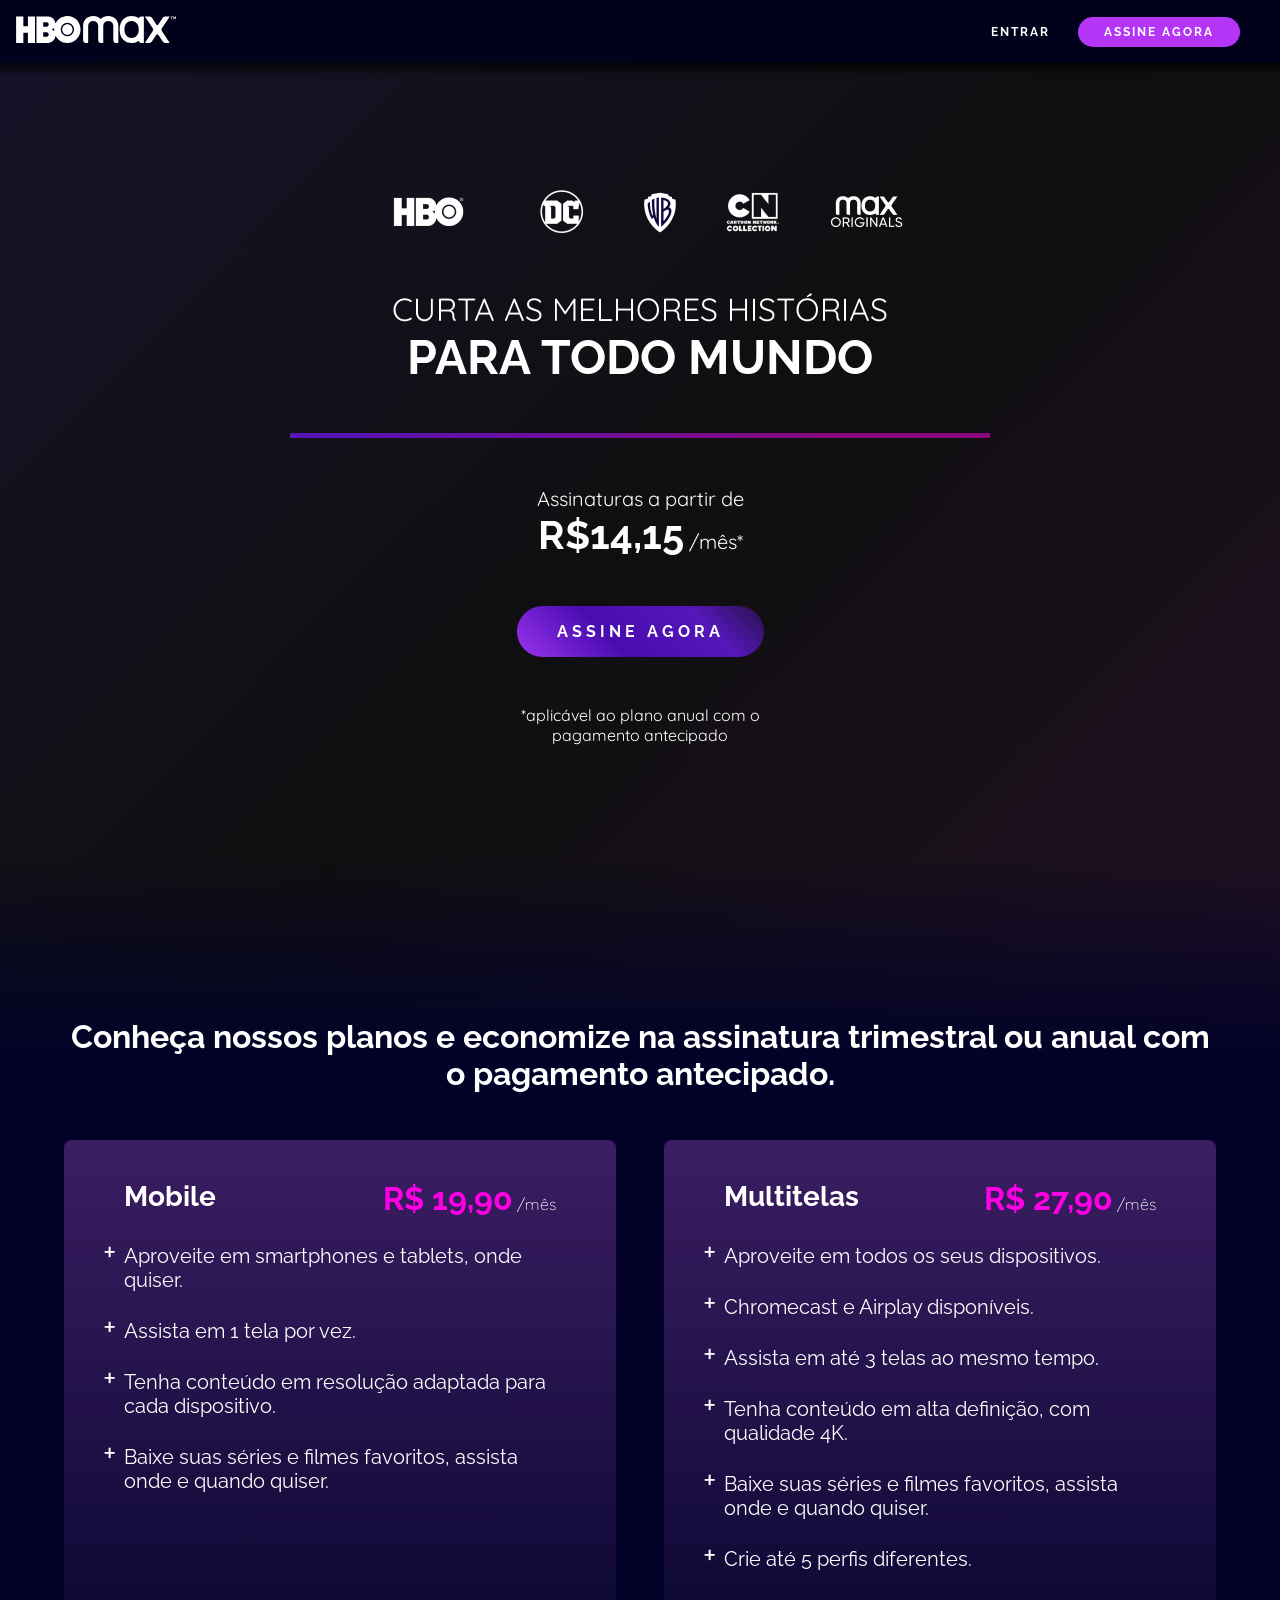
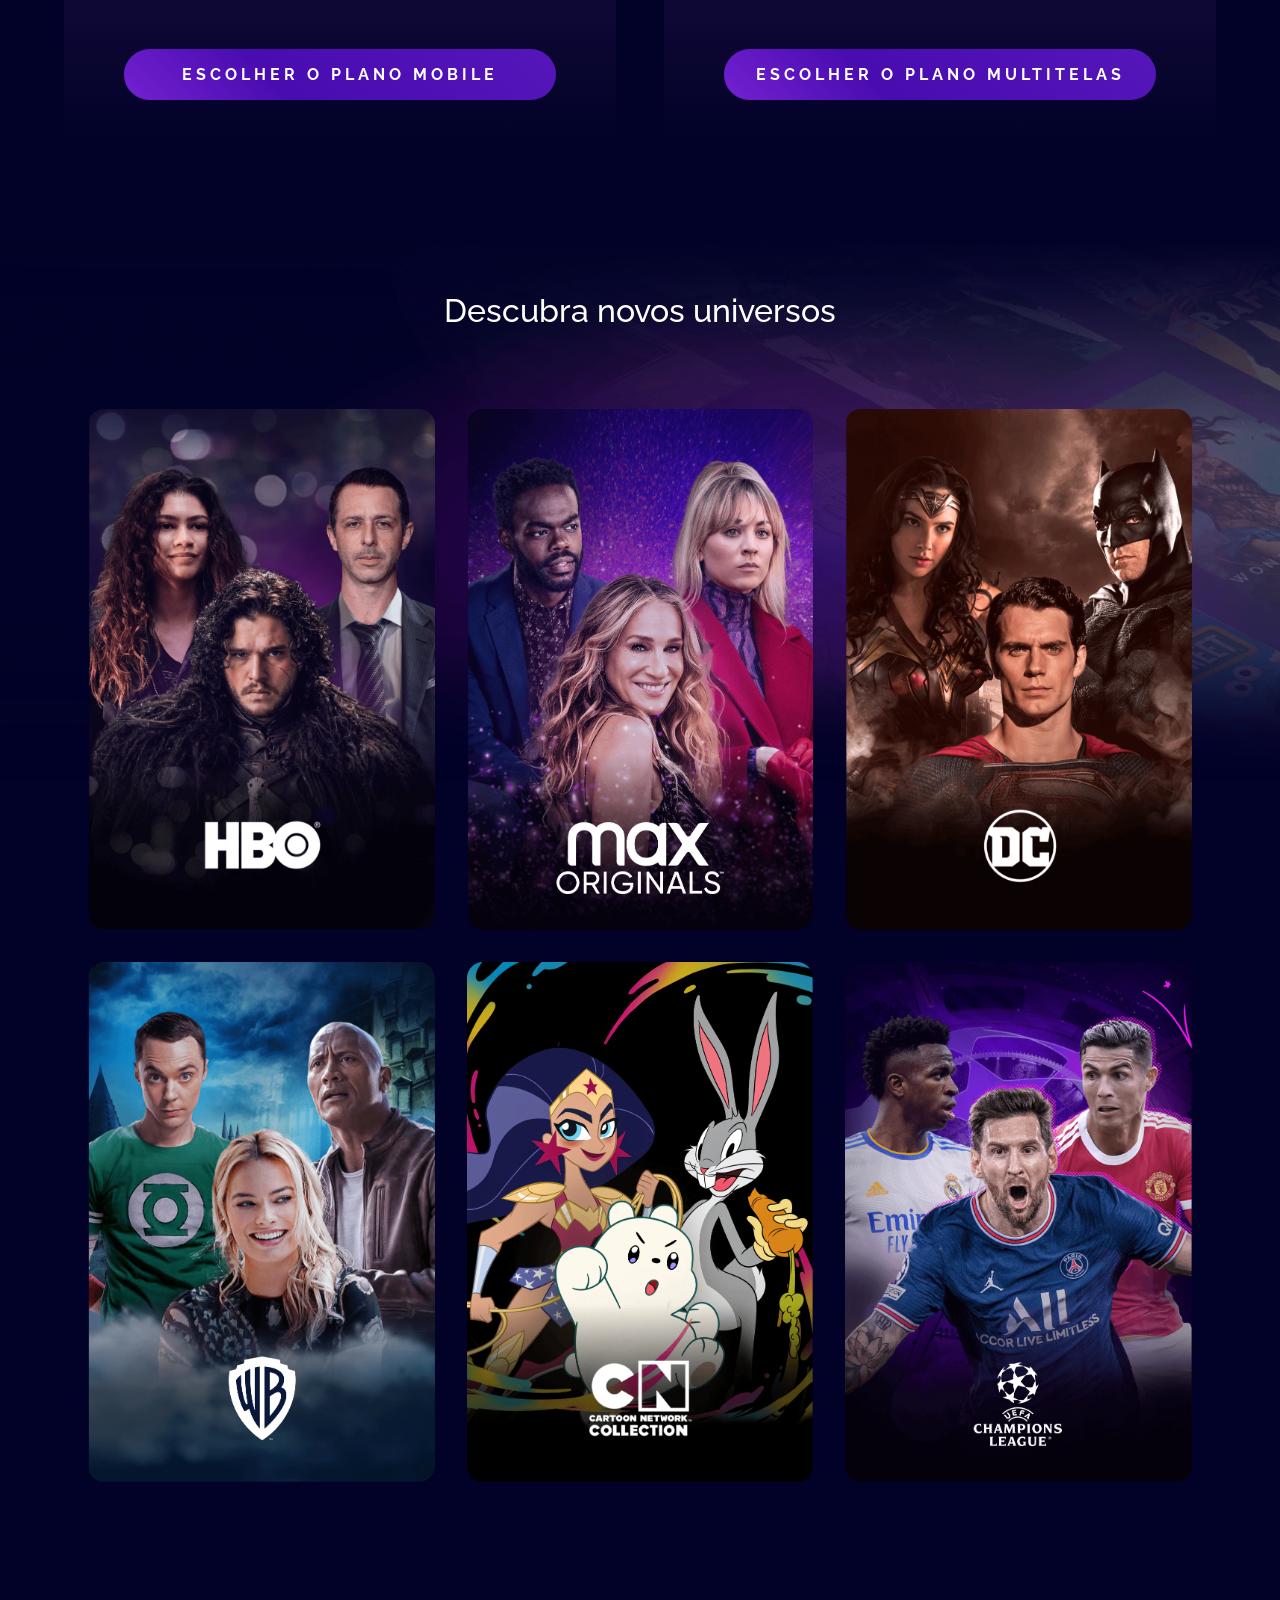
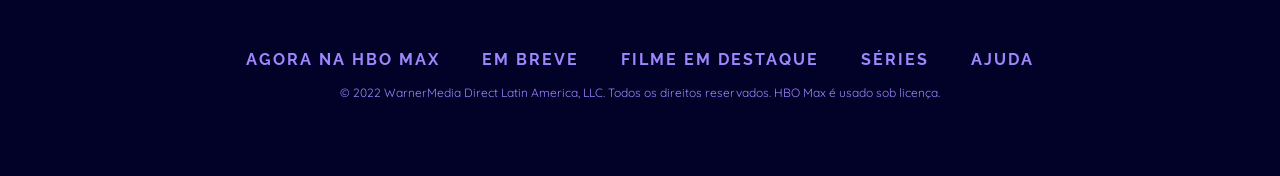
<file: index.html>
<!DOCTYPE html>
<html lang="pt-br">

<head>
    <meta charset="UTF-8">
    <meta name="viewport" content="width=device-width, initial-scale=1.0">
    <title>HBO Max</title>
    <link rel="stylesheet" href="assets/css/style.css">
    <link rel="shortcut icon" href="assets/img/favicon_hbo.png" type="image/x-icon">
</head>

<body>
    <nav class="menu">
        <div class="menu__logo">
            <a href="#initial">
                <img src="assets/img/hbo-logo.svg" alt="Logotipo HBO MAX">
            </a>
        </div>
        <div class="menu__sign">
            <a href="./signIn.html" class="logIn">entrar</a>
            <a href="#subscription__plans" class="menu__button">assine agora</a>
        </div>
    </nav>
    <header class="header" id="initial">
            <div class="container">
                <div class="header__channel">
                    <img src="assets/img/hbo.png" alt="logo HBO">
                    <img src="assets/img/dc.png" alt="logo DC">
                    <img src="assets/img/wb.png" alt="logo Warner Bros">
                    <img src="assets/img/cartoon-network_neutral.png" alt="logo HBO">
                    <img src="assets/img/max_originals.png" alt="logo HBO">
                </div>
                <div class="header__title">
                    <p>curta as melhores histórias<br>
                        <span>para todo mundo
                    </p>
                </div>
                <div class="header__divider"></div>
                <div class="header__offer">
                    <p>Assinaturas a partir de <br> <span>R$14,15</span> /mês*</p>
                    <a href="#subscription__plans" class="offer__btn button">assine agora</a>
                    <p>*aplicável ao plano anual com o <br> pagamento antecipado</p>
                </div>
            </div>
    </header>

    <div class="fade-transition"></div>

    <main class="main">
        <section class="subscription">
            <div class="container">
                <h2>Conheça nossos planos e economize na assinatura trimestral ou anual com o pagamento antecipado.</h2>

                <div class="subscription__plans" id="subscription__plans">
                    <div class="subscription__card">
                        <ul class="subscription__items">
                            <div class="subscription__plan">
                                <h3>Mobile</h3>
                                <p><span>R$ 19,90</span> /mês</p>
                            </div>
                            <li>Aproveite em smartphones e tablets, onde quiser.</li>
                            <li>Assista em 1 tela por vez.</li>
                            <li>Tenha conteúdo em resolução adaptada para cada dispositivo.</li>
                            <li>Baixe suas séries e filmes favoritos, assista onde e quando quiser.</li>
                        </ul>
                        <button class="btn__plans">escolher o plano mobile</button>
                    </div>

                    <div class="subscription__card">
                        <ul class="subscription__items">
                            <div class="subscription__plan">
                                <h3>Multitelas</h3>
                                <p><span>R$ 27,90</span> /mês</p>
                            </div>
                            <li>Aproveite em todos os seus dispositivos.</li>
                            <li>Chromecast e Airplay disponíveis.</li>
                            <li>Assista em até 3 telas ao mesmo tempo.</li>
                            <li>Tenha conteúdo em alta definição, com qualidade 4K.</li>
                            <li>Baixe suas séries e filmes favoritos, assista onde e quando quiser.</li>
                            <li>Crie até 5 perfis diferentes.</li>
                        </ul>
                        <button class="btn__plans">escolher o plano multitelas</button>
                    </div>
                </div>

                <section class="contents">
                    <div class="container">
                        <h1>Descubra novos universos</h1>
                        <div class="contents__grid">
                            <div class="contents__card">
                                <img class="image-default" src="assets/img/hbo-default_0.webp" alt="HBO">
                                <img class="image-hover" src="assets/img/hbo-hover_0.webp">
                            </div>

                            <div class="contents__card">
                                <img class="image-default" src="assets/img/MAX-Default.webp" alt="Max Originals">
                                <img class="image-hover" src="assets/img/MAX-Hover.webp">
                            </div>

                            <div class="contents__card">
                                <img class="image-default" src="assets/img/DC_Default.webp" alt="DC">
                                <img class="image-hover" src="assets/img/DC-Hover.webp">
                            </div>

                            <div class="contents__card">
                                <img class="image-default" src="assets/img/WB-Default.webp" alt="Walner Bros">
                                <img class="image-hover" src="assets/img/WB-Hover.webp">
                            </div>

                            <div class="contents__card">
                                <img class="image-default" src="assets/img/CN-Default.webp" alt="Cartoon Network">
                                <img class="image-hover" src="assets/img/CN-Hover.png">
                            </div>

                            <div class="contents__card">
                                <img class="image-default" src="assets/img/UCL-Default.webp" alt="Champions League">
                                <img class="image-hover" src="assets/img/UCL-Hover.webp">
                            </div>

                        </div>
                    </div>
                </section>
            </div>
        </section>
    </main>

    <footer class="footer container">

        <div class="footer__link">
            <a href="">agora na hbo max</a>
            <a href="">em breve</a>
            <a href="">filme em destaque</a>
            <a href="">séries</a>
            <a href="">ajuda</a>
        </div>
        <div class="footer__copyright">
            <p>© 2022 WarnerMedia Direct Latin America, LLC. Todos os direitos reservados. HBO Max é usado sob licença.</p>
        </div>

    </footer>
</body>

</html>
</file>
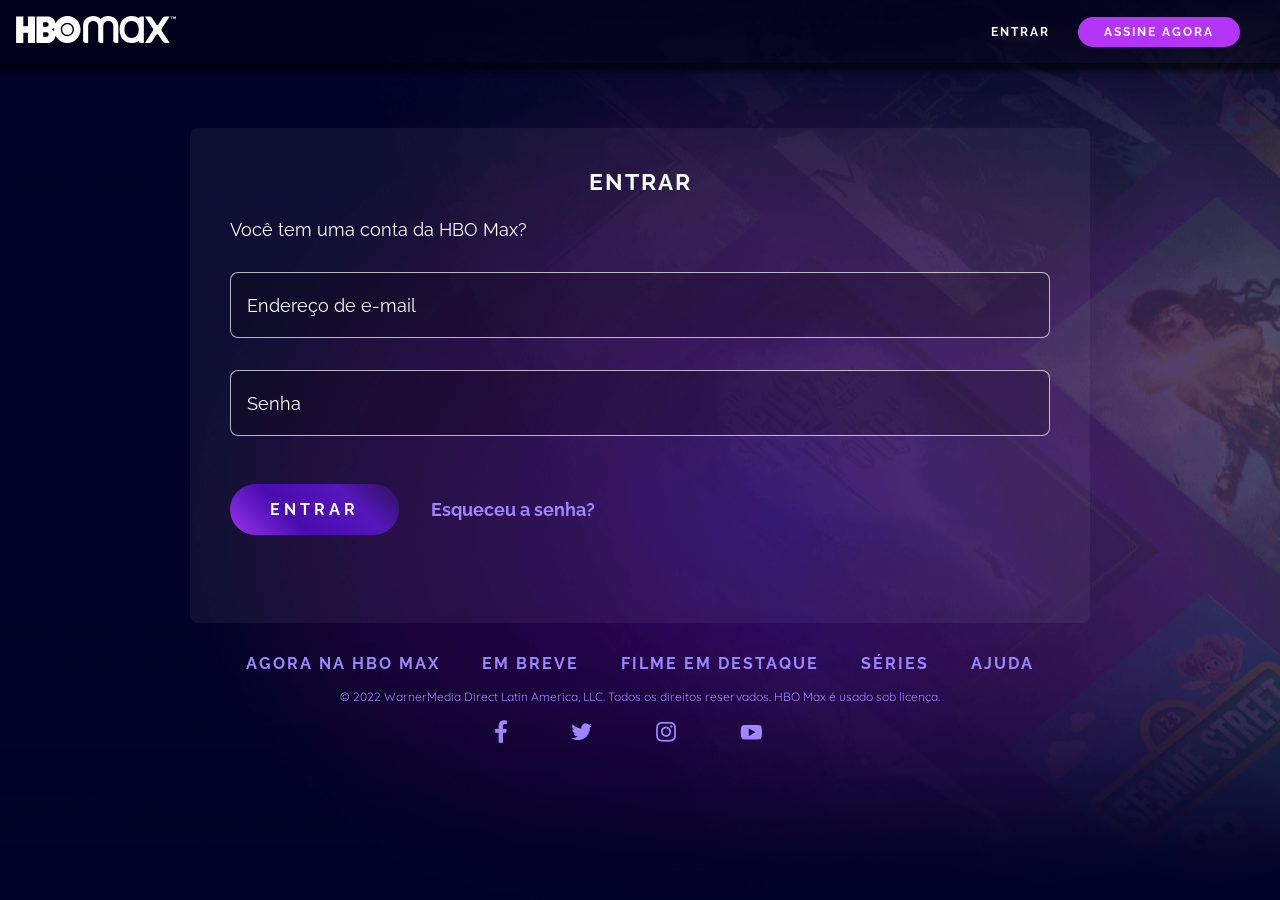
<file: signIn.html>
<!DOCTYPE html>
<html lang="pt-br">

<head>
    <meta charset="UTF-8">
    <meta name="viewport" content="width=device-width, initial-scale=1.0">
    <title>Entrar | HBO Max</title>
    <link rel="shortcut icon" href="assets/img/favicon_hbo.png" type="image/x-icon">
    <link rel="stylesheet" href="assets/css/signIn.css">
</head>

<body>

    <nav class="menu">
        <div class="menu__logo">
            <a href="#initial">
                <img src="assets/img/hbo-logo.svg" alt="Logotipo HBO MAX">
            </a>
        </div>
        <div class="menu__sign">
            <a href="#sign" class="logIn">entrar</a>
            <a href="#subscription__plans" class="menu__button">assine agora</a>
        </div>
    </nav>

    <div class="content">

        <main class="main">
            <form action="" class="login container">
                <h1 class="login__title">Entrar</h1>
                <label for="" class="login__label">Você tem uma conta da HBO Max?</label>
                <input type="email" name="email" id="login__email" placeholder="Endereço de e-mail">
                <input type="password" name="password" id="login__password" placeholder="Senha">
                <div class="login__actions">
                    <button class="login__btn button" aria-required="true">Entrar</button>
                    <a href="..." class="login__forgetPassword" required>Esqueceu a senha?</a>
                </div>
            </form>
        </main>
        <footer class="footer container">

            <div class="footer__link">
                <a href="">agora na hbo max</a>
                <a href="">em breve</a>
                <a href="">filme em destaque</a>
                <a href="">séries</a>
                <a href="">ajuda</a>
            </div>
            <div class="footer__copyright">
                <p>© 2022 WarnerMedia Direct Latin America, LLC. Todos os direitos reservados. HBO Max é usado sob licença.</p>
            </div>
            <div class="footer__medias">
                <a href="https://www.facebook.com/HBOMaxBr/" class="footer__social-link">
                    <img src="assets/img/fb_0.png" alt="Facebook">
                </a>

                <a href="https://twitter.com/HBOMaxBR" class="footer__social-link">
                    <img src="assets/img/twitter_0.png" alt="Twitter">
                </a>
                <a href="https://www.instagram.com/hbomaxbr/" class="footer__social-link">
                    <img src="assets/img/instagram_0.png" alt="Instagram">
                </a>
                <a href="https://www.youtube.com/c/hbomaxbr" class="footer__social-link">
                    <img src="assets/img/youtube_0.png" alt="Youtube">
                </a>
            </div>

        </footer>
    </div>
</body>

</html>
</file>
<file: assets/css/style.css>
@import url("global.css");

.header {
    transform: translateY(7vh);
    display: flex;
    flex-direction: column;
    padding: 6rem 0 18rem;
    justify-content: center;
    align-items: center;
    text-align: center;
    color: white;

    position: relative;
    z-index: 0;
    overflow: hidden;

    background: linear-gradient(-45deg, #56125b, #0f0f10, #271e6e);
    background-size: 400% 400%;
    animation: header__btn 10s ease infinite alternate both;
}

@keyframes header__btn {
    0% {
        background-position: 0% 50%;
    }

    50% {
        background-position: 100% 50%;
    }

    100% {
        background-position: 50% 50%;
    }
}

.header::after {
    content: "";
    position: absolute;
    bottom: 0;
    width: 100%;
    height: 200px;
    background: linear-gradient(0deg,
            #020228,
            transparent);

    pointer-events: none;
}

.header__channel {
    display: flex;
    justify-content: center;
    align-items: center;
    gap: 2rem;
}

.header__title {
    font-size: 32px;
    text-transform: uppercase;
    margin: 3rem 0;
}

.header__title span {
    font-weight: bold;
    font-size: 48px;
}

.header__divider {
    width: 700px;
    height: 5px;
    background: var(--divider-bg-color);
}

.header__offer {
    margin-top: 3rem;
    font-size: 20px;
}

.header__offer span {
    font-size: 40px;
    font-weight: bold;
}

.header__offer p:nth-of-type(2) {
    font-weight: 400;
    font-size: 16px;
    filter: brightness(5);
}

.offer__btn {
    animation: wiggle 2.2s linear infinite;
}

@keyframes wiggle {
    0% {
        transform: rotate(0);
    }

    15% {
        transform: rotate(-15deg);
    }

    20% {
        transform: rotate(10deg);
    }

    25% {
        transform: rotate(-10deg);
    }

    30% {
        transform: rotate(10deg);
    }

    35% {
        transform: rotate(-10deg);
    }

    40%,
    100% {
        transform: rotate(0);
    }
}

.subscription {
    height: auto;
    background: var(--primary-color);
    color: white;
    display: flex;
    flex-flow: column wrap;
    align-items: center;
    text-align: center;
    background: url("../img/background-movies-series.png") no-repeat;
    background-size: contain;
    background-position: center;
    position: relative;
    z-index: 10;
}


.subscription h2 {
    font-weight: 700;
    font-size: 32px;
}

#subscription__plans {
    scroll-margin-top: 22vh;
}

.subscription__plans {
    margin-top: 3rem;
    height: 600px;
    display: flex;
    align-items: center;
    gap: 3rem;
    perspective: 2000px;
    /* aplica-se no pai */
    perspective-origin: top;
}

.subscription__card {
    height: 100%;
    padding: 40px 60px;
    background: var(--card-bg-color);
    border-radius: 8px;
    display: flex;
    flex-direction: column;
    flex-wrap: wrap;
    justify-content: space-between;
    transition: transform 1s ease-in-out;
}

.subscription__plans:has(.subscription__card:nth-child(1):hover) .subscription__card:nth-child(2) {
    transform: rotateY(-40deg);
}

.subscription__plans:has(.subscription__card:nth-child(2):hover) .subscription__card:nth-child(1) {
    transform: rotateY(40deg);
}


.subscription__plan {
    display: flex;
    justify-content: space-between;
    font-size: 24px;

}

.subscription__plan p span {
    color: var(--secondary-color);
    font-size: 32px;
    font-weight: 700;
}

.subscription__plan p {
    color: white;
    font-size: 16px;
    font-weight: lighter;
}

.subscription__items ul {
    list-style: none;
}

.subscription__items li {
    text-align: left;
    margin: 16px 0;
    font-size: 20px;
}

.subscription__items li::marker {
    content: "+ ";
    font-size: 2rem;
}

.btn__plans {
    background: linear-gradient(45deg,
            #9b34ef, #490cb0, #5516ba, transparent 50%);
    color: white;
    font-weight: 700;
    font-size: 1rem;
    text-transform: uppercase;
    padding: 16px 0px;
    letter-spacing: 4px;
    background-size: 400% 400%;
    border-radius: 28px;
    border: none;
    outline: 2px solid transparent;
    cursor: pointer;
    transition: transform 1s, outline 1s, background-position 1s ease-in-out;
}

.btn__plans:hover {
    cursor: pointer;
    transform: scale(1.05) scaleZ(1.1);
    outline: 2px solid #ff00e5;
    /* background: transparent; */
    background-position: 100% 0%;
}

.contents {
    width: 100%;
    margin: 6rem 0;
}

.contents h1 {
    font-weight: 500;
    font-size: 2rem;
    margin: 2rem 0 5rem 0;
}

.contents__grid {
    display: grid;
    grid-template-columns: repeat(3, 1fr);
    gap: 2rem;
}

.contents__card {
    border-radius: 16px;
    cursor: pointer;
    outline: 2px solid transparent;

    position: relative;
    overflow: hidden;
    transition: img 1s, transform 1s, outline 1s;
}

.image-default,
.image-hover {
    width: 100%;
    height: auto;
    display: block;
    object-fit: cover;
    outline: 2px solid transparent;
}

.image-hover {
    position: absolute;
    inset: 0;
    opacity: 0;
    transition: opacity 1s;
}

.contents__card:hover {
    transform: scale(1.05);
    outline: 2px solid var(--primary-color);
}

.image-hover:hover {
    opacity: 1;
}

/* Media Queries */

@media screen and (max-width:1078px) {
    .container{
        max-width: 768px;
        height: auto;
    }
    .subscription__plans {
        display: flex;
        flex-direction: column;
        height: auto;
        gap: 2rem;
    }

    .subscription__card {
        max-width: 600px;
        min-height: 650px;
        margin-top: 0;
    }

    .contents {
        width: 100%;
        margin: 4rem 0;
    }

    .contents__grid {
        display: grid;
        grid-template-columns: repeat(2, 1fr);
        place-items: center;
        gap: 1.5rem;
    }

}
@media screen and (max-width:768px){
    .header__divider{
        width: 100%;
        max-width: 300px;
        margin: 0 auto ;
    }
}
</file>
<file: assets/css/signIn.css>
@import url("global.css");

.content {
    overflow: hidden;
    display: flex;
    flex-direction: column;
    justify-content: center;
}

body {
    min-height: 100vh;
    background-color: var(--primary-color);
    background: url("../img/background-movies-series.png") no-repeat;
    background-size: 110% 110%;
    background-position: center;

}

.main {
    transform: translateY(7vh);
    width: 100%;
    min-height: 70vh;
    padding-top: 7vh;

    display: flex;
    align-items: center;
    justify-content: center;
}

/* Formulario */
.login {
    width: 100%;
    max-width: 900px;
    height: auto;
    padding: 40px;
    margin-bottom: 70px;
    border-radius: 8px;
    background: var(--form-bg-color);
    color: white;
    display: flex;
    flex-flow: column wrap;
    justify-content: center;
    align-items: left;
    font-size: 1.15rem;

}

.login__title {
    margin-bottom: 24px;
    text-transform: uppercase;
    text-align: center;
    font-size: 1.45rem;
    letter-spacing: 2px;
}

.login__label{
    text-align: left;
}

.login input {
    margin-top: 32px;
    padding: 20px 16px;
    border-radius: 8px;
    border: var(--form-field-border);
    background: var(--form-field-bg-color);
    color: white;
    font-size: 1.25rem;
    /* outline: var(--form-field-border); */
}

.login input::placeholder {
    color: white;
    font-size: 1.15rem;

}

.login input:focus {
    outline: 1.5px solid white;
    /* outline-offset: 2px; */
}

.login__actions {
    display: flex;
    justify-content: left;
    align-items: center;
    gap: 2rem;
}

.login__forgetPassword {
    color: var(--link-color);
    font-weight: bold;
    text-decoration: none;
    font-size: 1.15rem;

    transition: color .4s;
}

.login__forgetPassword:hover {
    color: white;
}

/* Footer */
.footer__medias {
    display: flex;
    justify-content: center;
    align-items: center;
    gap: 40px;
}

.footer__medias a {
    /* margin-top: 40px; */
    margin-right: 24px;
}
</file>
